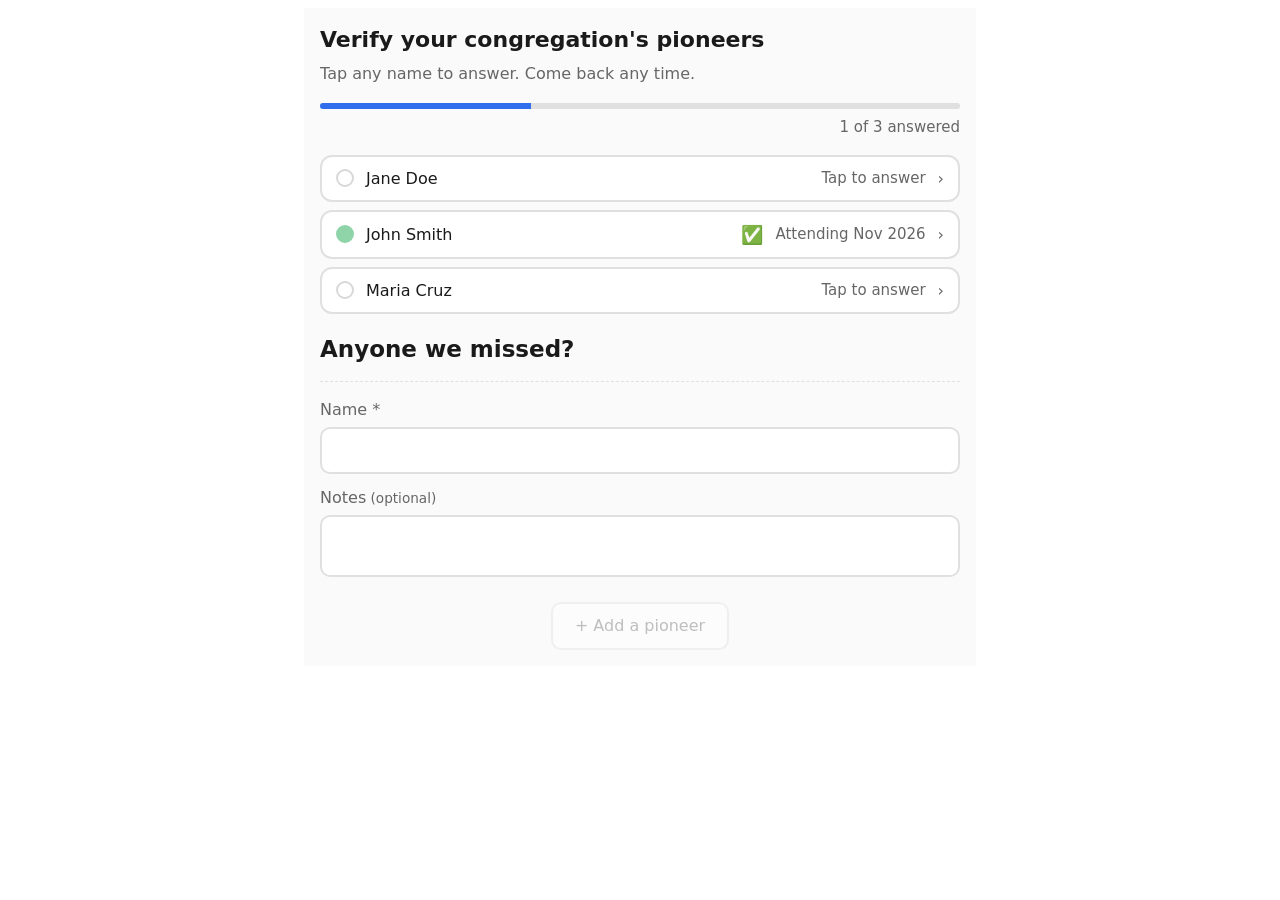
<file: examples/checklist-demo.html>
<!doctype html>
<html lang="en">
<head>
<meta charset="utf-8">
<meta name="viewport" content="width=device-width, initial-scale=1">
<title>formflow checklist demo</title>
<link rel="stylesheet" href="../engine/formflow.css">
</head>
<body>
<div id="app"></div>
<script src="../engine/formflow.js"></script>
<script>
var schema = {
  title: "Bethel List Verification — demo",
  steps: [
    { id: "info", type: "info", question: "Verify your congregation's pioneers",
      subtext: "Tap any name to answer. Come back any time." },
    { id: "p1", type: "choice", question: "Jane Doe",
      options: [
        { value: "attending", label: "Attending Nov 2026", colorKey: "positive", emoji: "✅" },
        { value: "attend2027", label: "Attending 2027 instead", colorKey: "info", emoji: "📅" },
        { value: "not_qualified", label: "Not qualified", colorKey: "neutral", emoji: "⏳" },
        { value: "other", label: "Other reason", colorKey: "attention", emoji: "❓" },
      ],
      followUp: { showWhen: ["other"], question: "Add a note" } },
    { id: "p2", type: "choice", question: "John Smith",
      options: [
        { value: "attending", label: "Attending Nov 2026", colorKey: "positive", emoji: "✅" },
        { value: "attend2027", label: "Attending 2027 instead", colorKey: "info", emoji: "📅" },
        { value: "not_qualified", label: "Not qualified", colorKey: "neutral", emoji: "⏳" },
        { value: "other", label: "Other reason", colorKey: "attention", emoji: "❓" },
      ],
      initialValue: "attending" },
    { id: "p3", type: "choice", question: "Maria Cruz",
      options: [
        { value: "attending", label: "Attending Nov 2026", colorKey: "positive", emoji: "✅" },
        { value: "attend2027", label: "Attending 2027 instead", colorKey: "info", emoji: "📅" },
        { value: "not_qualified", label: "Not qualified", colorKey: "neutral", emoji: "⏳" },
        { value: "other", label: "Other reason", colorKey: "attention", emoji: "❓" },
      ] },
    { id: "add", type: "repeat-group", question: "Anyone we missed?",
      addLabel: "+ Add a pioneer",
      fields: [
        { id: "name", label: "Name", required: true },
        { id: "notes", label: "Notes", type: "textarea" },
      ] },
  ],
};

Formflow.mountChecklist(document.getElementById('app'), schema, {
  onAnswer: function (stepId, value, note) { console.log('answered', stepId, value, note); },
});
</script>
</body>
</html>
</file>
<file: engine/formflow.css>
/* formflow default styling — mobile-first, big tap targets, no framework.
   Theming: every color is a CSS custom property with a sensible default
   here (`:root`), so a host page can override just the variables it
   cares about (e.g. `--ff-color-primary`) to match its own brand without
   forking this file. Light/dark/auto all work out of the box: the
   defaults below are light; a `prefers-color-scheme: dark` block swaps
   them, and a host page can force either with `data-ff-theme="light"` or
   `"dark"` on any ancestor of .ff-root (auto is the default with no
   attribute set). */

:root {
  /* Motion tokens (see README "Motion"): motion guides, it never decorates.
     Arrivals decelerate like an object coming to rest (ease-out); things that
     move in place (disclosures, chevrons) start and stop gently (ease-in-out);
     departures accelerate away (ease-in). */
  --ff-ease-out: cubic-bezier(.22, 1, .36, 1);
  --ff-ease-in-out: cubic-bezier(.65, 0, .35, 1);
  --ff-ease-in: cubic-bezier(.4, 0, 1, 1);
  --ff-dur-hover: 180ms;
  --ff-dur-disclosure: 420ms;
  --ff-dur-page: 700ms;
  /* Single font-stack source of truth -- a host page should reference this
     same variable (it's set before any host <style> block that comes after
     this stylesheet's <link>) rather than hand-typing its own stack, so
     nothing outside .ff-root can silently fall back to the browser's
     default serif font the way an unstyled element otherwise would. */
  --ff-font-sans: Inter, "SF Pro Text", "Segoe UI", ui-sans-serif, system-ui, sans-serif;

  --ff-color-bg: #fafafa;
  --ff-color-surface: #ffffff;
  --ff-color-text: #1a1a1a;
  --ff-color-text-muted: #666666;
  --ff-color-border: #e0e0e0;
  --ff-color-primary: #2f6fed;
  --ff-color-primary-bg: #eef4ff;
  --ff-color-primary-border: #b9cdfb;
  --ff-color-primary-contrast: #ffffff;

  /* Status color families -- used by checklist mode + PSS-style color-coded
     choice groups. A host schema assigns one of these keys per option
     (see `colorKey` in a choice option); the engine doesn't hardcode
     what they mean. */
  --ff-status-positive-bg: #e6f6ec;
  --ff-status-positive-border: #8fd4a8;
  --ff-status-positive-text: #1e7a3d;
  --ff-status-info-bg: #eaf2fe;
  --ff-status-info-border: #a7c8fa;
  --ff-status-info-text: #2258a8;
  --ff-status-neutral-bg: #e2e2e2;
  --ff-status-neutral-border: #9a9a9a;
  --ff-status-neutral-text: #444444;
  --ff-status-attention-bg: #fff2e0;
  --ff-status-attention-border: #f3c583;
  --ff-status-attention-text: #92590a;
  --ff-status-unanswered-bg: transparent;
  --ff-status-unanswered-border: #d8d8d8;
  --ff-status-unanswered-text: #9a9a9a;

  /* "Whisper" tints -- a much softer version of each status color, shown
     on an option BEFORE it's selected. The point is quick visual
     grouping (this option reads as "still fine", that one as "needs a
     look") without shouting; selecting an option steps up to the full
     -bg/-border/-text set above. */
  --ff-status-positive-bg-whisper: #f3faf5;
  --ff-status-positive-border-whisper: #d7ecdf;
  --ff-status-info-bg-whisper: #f2f6fe;
  --ff-status-info-border-whisper: #d3e2fa;
  --ff-status-neutral-bg-whisper: #f7f7f7;
  --ff-status-neutral-border-whisper: #e3e3e3;
  --ff-status-attention-bg-whisper: #fff8ef;
  --ff-status-attention-border-whisper: #f5ddb0;
}

@media (prefers-color-scheme: dark) {
  :root:not([data-ff-theme="light"]) {
    --ff-color-bg: #16181c;
    --ff-color-surface: #1f2126;
    --ff-color-text: #f0f0f0;
    --ff-color-text-muted: #a0a0a0;
    --ff-color-border: #35373d;
    --ff-color-primary: #6d9bff;
    --ff-color-primary-bg: #202a42;
    --ff-color-primary-border: #3a4d7a;
    --ff-color-primary-contrast: #0c0f14;

    --ff-status-positive-bg: #163524;
    --ff-status-positive-border: #2d6b48;
    --ff-status-positive-text: #7fe0a4;
    --ff-status-info-bg: #16233b;
    --ff-status-info-border: #2c4d82;
    --ff-status-info-text: #8fb8f5;
    --ff-status-neutral-bg: #333333;
    --ff-status-neutral-border: #808080;
    --ff-status-neutral-text: #d0d0d0;
    --ff-status-attention-bg: #3a2a10;
    --ff-status-attention-border: #7a5720;
    --ff-status-attention-text: #f0b968;
    --ff-status-unanswered-bg: transparent;
    --ff-status-unanswered-border: #4a4a4a;
    --ff-status-unanswered-text: #808080;

    --ff-status-positive-bg-whisper: #1a2620;
    --ff-status-positive-border-whisper: #274632;
    --ff-status-info-bg-whisper: #191f30;
    --ff-status-info-border-whisper: #263a5c;
    --ff-status-neutral-bg-whisper: #1f2023;
    --ff-status-neutral-border-whisper: #333437;
    --ff-status-attention-bg-whisper: #2a2114;
    --ff-status-attention-border-whisper: #4a3a1e;
  }
}
:root[data-ff-theme="dark"] {
  --ff-color-bg: #16181c;
  --ff-color-surface: #1f2126;
  --ff-color-text: #f0f0f0;
  --ff-color-text-muted: #a0a0a0;
  --ff-color-border: #35373d;
  --ff-color-primary: #6d9bff;
  --ff-color-primary-bg: #202a42;
  --ff-color-primary-border: #3a4d7a;
  --ff-color-primary-contrast: #0c0f14;
  --ff-status-positive-bg: #163524;
  --ff-status-positive-border: #2d6b48;
  --ff-status-positive-text: #7fe0a4;
  --ff-status-info-bg: #16233b;
  --ff-status-info-border: #2c4d82;
  --ff-status-info-text: #8fb8f5;
  --ff-status-neutral-bg: #333333;
  --ff-status-neutral-border: #808080;
  --ff-status-neutral-text: #d0d0d0;
  --ff-status-attention-bg: #3a2a10;
  --ff-status-attention-border: #7a5720;
  --ff-status-attention-text: #f0b968;
  --ff-status-unanswered-bg: transparent;
  --ff-status-unanswered-border: #4a4a4a;
  --ff-status-unanswered-text: #808080;

  --ff-status-positive-bg-whisper: #1a2620;
  --ff-status-positive-border-whisper: #274632;
  --ff-status-info-bg-whisper: #191f30;
  --ff-status-info-border-whisper: #263a5c;
  --ff-status-neutral-bg-whisper: #1f2023;
  --ff-status-neutral-border-whisper: #333437;
  --ff-status-attention-bg-whisper: #2a2114;
  --ff-status-attention-border-whisper: #4a3a1e;
}

.ff-root {
  max-width: 640px;
  margin: 0 auto;
  padding: 16px;
  font-family: var(--ff-font-sans);
  font-size: 17px;
  line-height: 1.45;
  color: var(--ff-color-text);
  background: var(--ff-color-bg);
}

.ff-progress {
  height: 6px;
  background: var(--ff-color-border);
  border-radius: 3px;
  overflow: hidden;
  margin-bottom: 20px;
}
.ff-progress-fill {
  height: 100%;
  background: var(--ff-color-primary);
  transition: width 0.25s ease;
}
.ff-progress-label {
  font-size: 15px;
  color: var(--ff-color-text-muted);
  margin: -12px 0 16px;
  text-align: right;
}

.ff-card { animation: ff-card-enter 520ms cubic-bezier(.22,.8,.25,1) both; }
@keyframes ff-fade-in {
  from { opacity: 0; transform: translateY(6px); }
  to { opacity: 1; transform: translateY(0); }
}
.ff-enter-below { animation-name: ff-card-enter; }
.ff-enter-above { animation-name: ff-card-enter-above; }
.ff-exit-up { animation: ff-card-exit-up 300ms cubic-bezier(.4,0,.6,1) both; pointer-events: none; }
.ff-exit-down { animation: ff-card-exit-down 300ms cubic-bezier(.4,0,.6,1) both; pointer-events: none; }
@keyframes ff-card-enter { from { opacity: 0; transform: translateY(24px); } to { opacity: 1; transform: translateY(0); } }
@keyframes ff-card-enter-above { from { opacity: 0; transform: translateY(-20px); } to { opacity: 1; transform: translateY(0); } }
@keyframes ff-card-exit-up { from { opacity: 1; transform: translateY(0); } to { opacity: 0; transform: translateY(-18px); } }
@keyframes ff-card-exit-down { from { opacity: 1; transform: translateY(0); } to { opacity: 0; transform: translateY(18px); } }
.ff-typing-word { display: inline-block; white-space: nowrap; }
.ff-typing-letter { display: inline-block; opacity: 0; transform: translateY(7px); animation: ff-letter-arrive 380ms cubic-bezier(.22,.8,.25,1) forwards; animation-delay: calc(var(--ff-letter-index) * 18ms + 100ms); }
@keyframes ff-letter-arrive { to { opacity: 1; transform: translateY(0); } }
:root[data-ff-question-typing="off"] .ff-typing-letter { opacity: 1; transform: none; animation: none; }
:root[data-ff-motion="none"] .ff-card,
:root[data-ff-motion="none"] .ff-typing-letter { animation: none; opacity: 1; transform: none; }

.ff-question { font-size: 23px; line-height: 1.35; margin: 0 0 8px; }
.ff-subtext { font-size: 16px; color: var(--ff-color-text-muted); margin: 0 0 20px; }

.ff-options { display: flex; flex-direction: column; gap: 10px; margin-bottom: 16px; }
.ff-option {
  display: flex;
  align-items: center;
  gap: 10px;
  text-align: left;
  padding: 16px 18px;
  font-size: 17px;
  border: 2px solid var(--ff-color-border);
  border-radius: 12px;
  background: var(--ff-color-surface);
  color: var(--ff-color-text);
  cursor: pointer;
  transition: border-color var(--ff-dur-hover) var(--ff-ease-out), background var(--ff-dur-hover) var(--ff-ease-out),
    transform var(--ff-dur-hover) var(--ff-ease-out), box-shadow var(--ff-dur-hover) var(--ff-ease-out);
}
/* Hover lifts a choice slightly toward the pointer; pressing pushes it back
   down -- the physical affordance of a button, not an ornament. */
@media (hover: hover) {
  .ff-option:hover { border-color: var(--ff-color-primary-border); transform: translateY(-1px); box-shadow: 0 4px 14px rgba(15, 23, 42, 0.08); }
}
.ff-option:active { transform: translateY(0) scale(0.99); box-shadow: none; transition-duration: 80ms; }
.ff-option-selected {
  border-color: var(--ff-color-primary);
  background: var(--ff-color-primary-bg);
  font-weight: 600;
  border-width: 3px;
  /* Plays every time this element mounts freshly selected -- render()
     always rebuilds the DOM node, so no extra JS is needed to "replay"
     this on each new selection; it's a fresh element every time. A quick
     confirm-then-settle pop, the same kind of tactile feedback Typeform
     gives before advancing. Respects reduced-motion below. */
  animation: ff-option-confirm 260ms ease;
}
@keyframes ff-option-confirm {
  0% { transform: scale(0.97); }
  55% { transform: scale(1.015); }
  100% { transform: scale(1); }
}
@media (prefers-reduced-motion: reduce) {
  .ff-option-selected, .ff-card, .ff-typing-letter, .ff-page-enter { animation: none; opacity: 1; transform: none; }
  .ff-option, .ff-btn, .ff-chevron { transition: none; }
}
/* A checkmark on the selected option is a color-independent "this one's
   picked" signal -- needed because the neutral/gray color family's
   selected vs. unselected tints are naturally close to each other (no
   hue to lean on), so color alone doesn't reliably read as "selected"
   there the way it does for green/blue/orange. currentColor picks up
   each color family's own selected text color automatically. */
.ff-option-selected::after {
  content: '✓';
  margin-left: auto;
  flex: none;
  font-size: 18px;
  font-weight: 700;
  color: currentColor;
}
.ff-option-emoji { font-size: 20px; line-height: 1; }
/* Keyboard-shortcut hint (press 1-9 to pick that option) -- only shown
   on devices with a real pointer+keyboard (desktop); meaningless on a
   touchscreen with no keyboard to press, so hidden there by default. */
.ff-option-num {
  display: none;
  flex: none;
  width: 20px; height: 20px; border-radius: 5px;
  align-items: center; justify-content: center;
  font-size: 12px; font-weight: 600;
  background: var(--ff-color-border); color: var(--ff-color-text-muted);
}
@media (hover: hover) and (pointer: fine) {
  .ff-option-num { display: flex; }
}
/* Per-option color families -- set colorKey on an option to one of these.
   Unselected options get a soft "whisper" tint so the color grouping is
   visible at a glance, before tapping anything -- selecting steps up to
   the full, more saturated color. */
.ff-option[data-color="positive"] { background: var(--ff-status-positive-bg-whisper); border-color: var(--ff-status-positive-border-whisper); }
.ff-option[data-color="info"] { background: var(--ff-status-info-bg-whisper); border-color: var(--ff-status-info-border-whisper); }
.ff-option[data-color="neutral"] { background: var(--ff-status-neutral-bg-whisper); border-color: var(--ff-status-neutral-border-whisper); }
.ff-option[data-color="attention"] { background: var(--ff-status-attention-bg-whisper); border-color: var(--ff-status-attention-border-whisper); }
.ff-option[data-color="positive"].ff-option-selected { background: var(--ff-status-positive-bg); border-color: var(--ff-status-positive-border); color: var(--ff-status-positive-text); }
.ff-option[data-color="info"].ff-option-selected { background: var(--ff-status-info-bg); border-color: var(--ff-status-info-border); color: var(--ff-status-info-text); }
.ff-option[data-color="neutral"].ff-option-selected { background: var(--ff-status-neutral-bg); border-color: var(--ff-status-neutral-border); color: var(--ff-status-neutral-text); }
.ff-option[data-color="attention"].ff-option-selected { background: var(--ff-status-attention-bg); border-color: var(--ff-status-attention-border); color: var(--ff-status-attention-text); }

.ff-followup { margin: 12px 0 20px; }
.ff-label { display: block; font-size: 16px; color: var(--ff-color-text-muted); margin-bottom: 6px; }
/* Unified required/optional marker -- every field says one or the other,
   never silence, so "did they forget this field is optional?" is never a
   question. Muted + slightly smaller than the label itself so it reads as
   a tag, not part of the field's actual name. */
.ff-optional-tag { color: var(--ff-color-text-muted); font-weight: 400; font-size: 0.85em; }
/* Field/follow-up guidance -- always visible (see helpTextLine() in
   formflow.js for why this is never a hover/click tooltip). Bumped from
   the plain-subtext size since this often carries decision-critical
   detail (eligibility cutoff dates), not decoration. */
.ff-help-text { display: flex; align-items: flex-start; gap: 6px; margin: 6px 0 0; font-size: 15px; line-height: 1.4; color: var(--ff-color-text-muted); }
.ff-help-icon { flex: none; line-height: 1.4; }
/* Plain muted note (e.g. "Previously noted: ..."), no icon -- distinct
   from .ff-help-text above. */
.ff-subtext-note { margin: 4px 0 0; font-size: 15px; color: var(--ff-color-text-muted); }
.ff-error-text { color: var(--ff-status-attention-text); font-size: 15px; margin-top: 4px; }
.ff-error-text[hidden] { display: none; }
.ff-textarea, .ff-input {
  width: 100%;
  box-sizing: border-box;
  font-size: 16px;
  padding: 12px 14px;
  border: 2px solid var(--ff-color-border);
  border-radius: 10px;
  font-family: inherit;
  resize: vertical;
  background: var(--ff-color-surface);
  color: var(--ff-color-text);
}
.ff-textarea:focus, .ff-input:focus { outline: none; border-color: var(--ff-color-primary); }

.ff-nav { display: flex; gap: 10px; margin-top: 20px; flex-wrap: wrap; }
/* Buttons and button-styled links share one box model so a label is always
   centred, whatever element carries it. */
.ff-btn { display: inline-flex; align-items: center; justify-content: center; gap: 8px; text-align: center; text-decoration: none; line-height: 1.25; box-sizing: border-box;
  font-size: 16px; padding: 12px 22px; border-radius: 10px; border: none; cursor: pointer; font-family: inherit;
  transition: transform var(--ff-dur-hover) var(--ff-ease-out), box-shadow var(--ff-dur-hover) var(--ff-ease-out), background var(--ff-dur-hover) var(--ff-ease-out); }
@media (hover: hover) { .ff-btn:not(:disabled):hover { transform: translateY(-1px); box-shadow: 0 4px 12px rgba(15, 23, 42, 0.10); } }
.ff-btn:not(:disabled):active { transform: translateY(0); box-shadow: none; transition-duration: 80ms; }
.ff-btn-primary { background: var(--ff-color-primary); color: var(--ff-color-primary-contrast); margin-left: auto; }
.ff-btn-ghost { background: transparent; color: var(--ff-color-text-muted); border: 2px solid var(--ff-color-border); }
/* Arrow-key "not yet" highlight (see wireArrowNavigation): a soft ring
   pulse on whatever is still needed -- the choices, an empty required
   field, or the button that must be pressed deliberately (e.g. Send).
   Colour-only, so it stays even when motion is reduced. */
.ff-nudge-hint, .ff-options.ff-nudge-hint .ff-option { animation: ff-nudge-hint 900ms var(--ff-ease-out); }
.ff-options.ff-nudge-hint { animation: none; }
@keyframes ff-nudge-hint {
  0%, 100% { box-shadow: 0 0 0 0 transparent; }
  30% { box-shadow: 0 0 0 4px var(--ff-color-primary-border); }
}
.ff-btn-secondary { background: var(--ff-color-primary-bg); color: var(--ff-color-primary); border: 2px solid var(--ff-color-primary-border); }
.ff-clear-answer { margin-top: 2px; margin-bottom: 16px; font-size: 15px; padding: 8px 16px; }
.ff-btn-small { padding: 6px 12px; font-size: 15px; }
.ff-btn-icon { padding: 8px 10px; font-size: 16px; line-height: 1; background: transparent; border: none; cursor: pointer; border-radius: 8px; }
.ff-btn-icon:hover { background: var(--ff-status-attention-bg); }
/* Disabled state, applied to any .ff-btn -- clearly greyed and inert so
   it's obvious a required field still needs filling in, rather than the
   button silently doing nothing when tapped. */
.ff-btn:disabled { opacity: 0.4; cursor: not-allowed; filter: grayscale(30%); }
.ff-btn-secondary:disabled { background: var(--ff-color-surface); color: var(--ff-color-text-muted); border-color: var(--ff-color-border); }

.ff-field-toggle { display: flex; align-items: center; gap: 10px; cursor: pointer; font-size: 16px; padding: 4px 0; }
.ff-field-toggle input[type="checkbox"] { width: 19px; height: 19px; flex: none; accent-color: var(--ff-color-primary); }

.ff-repeat-list { margin-bottom: 16px; }
.ff-repeat-section-label {
  margin: 22px 0 10px;
  padding-top: 18px;
  border-top: 1px solid var(--ff-color-border);
  color: var(--ff-color-text-muted);
  font-size: 14px;
  font-weight: 650;
  text-transform: uppercase;
  letter-spacing: .06em;
}
.ff-repeat-entry {
  display: flex;
  align-items: center;
  justify-content: space-between;
  padding: 10px 14px;
  border: 1px solid var(--ff-color-border);
  border-radius: 8px;
  margin-bottom: 8px;
  background: var(--ff-color-surface);
}
.ff-repeat-entry[data-sync="pending"] { border-style: dashed; }
.ff-repeat-entry[data-sync="error"] { border-color: var(--ff-status-attention-border); }
.ff-repeat-form { border-top: 1px dashed var(--ff-color-border); padding-top: 16px; }
.ff-repeat-form > .ff-btn-secondary { display: block; margin: 18px auto 0; }
.ff-field { margin-bottom: 12px; }

/* ---------- Offline-queue sync badges -- an optional per-row indicator a
   host page can turn on via opts.rowStatus() / entry._syncStatus. Absent
   for the common "already synced" case so it never adds visual weight
   when everything's fine. ---------- */
.ff-sync-badge { display: inline-flex; margin-left: 6px; font-size: 13px; line-height: 1; vertical-align: -1px; cursor: default; }
.ff-checklist-row[data-sync="pending"] { border-style: dashed; }
.ff-checklist-row[data-sync="error"] { border-color: var(--ff-status-attention-border); }

.ff-done { text-align: center; padding: 40px 0; }

/* ---------- Checklist / overview mode ---------- */
.ff-checklist-header { margin-bottom: 18px; }
.ff-checklist-title { font-size: 22px; margin: 0 0 6px; }
.ff-checklist-subtext { font-size: 16px; color: var(--ff-color-text-muted); margin: 0 0 14px; }

.ff-checklist-rows { display: flex; flex-direction: column; gap: 8px; margin-bottom: 20px; }
.ff-checklist-row {
  display: flex;
  align-items: center;
  gap: 12px;
  padding: 12px 14px;
  border: 2px solid var(--ff-color-border);
  border-radius: 12px;
  background: var(--ff-color-surface);
  cursor: pointer;
  text-align: left;
  width: 100%;
  font-family: inherit;
  font-size: 16px;
  color: var(--ff-color-text);
}
.ff-checklist-row:hover { border-color: var(--ff-color-primary-border); }
.ff-checklist-status-dot {
  width: 14px; height: 14px; border-radius: 50%;
  flex: none;
  border: 2px solid var(--ff-status-unanswered-border);
  background: var(--ff-status-unanswered-bg);
}
.ff-checklist-row[data-color="positive"] .ff-checklist-status-dot { background: var(--ff-status-positive-border); border-color: var(--ff-status-positive-border); }
.ff-checklist-row[data-color="info"] .ff-checklist-status-dot { background: var(--ff-status-info-border); border-color: var(--ff-status-info-border); }
.ff-checklist-row[data-color="neutral"] .ff-checklist-status-dot { background: var(--ff-status-neutral-border); border-color: var(--ff-status-neutral-border); }
.ff-checklist-row[data-color="attention"] .ff-checklist-status-dot { background: var(--ff-status-attention-border); border-color: var(--ff-status-attention-border); }
.ff-checklist-name { flex: 1; font-weight: 500; }
.ff-checklist-answer { font-size: 15px; color: var(--ff-color-text-muted); }
.ff-checklist-emoji { font-size: 18px; flex: none; }
.ff-checklist-chevron { color: var(--ff-color-text-muted); flex: none; }

.ff-checklist-detail-back {
  background: none; border: none; color: var(--ff-color-primary);
  font-size: 16px; cursor: pointer; padding: 4px 0 16px; font-family: inherit;
}

/* ---------- Hybrid date field: ONE text input (type-and-reformat,
   "Nov 14, 2026") with a calendar icon on the right that opens the
   browser's real native date picker -- same single control, same
   interaction, on desktop and mobile. See buildDateField(). The native
   <input type="date"> stays in the DOM (genuinely focusable, in the
   accessibility tree) but visually hidden -- the icon triggers it via
   .showPicker(), never a second visible control. ---------- */
.ff-date-input-wrap { position: relative; }
.ff-date-text { width: 100%; box-sizing: border-box; padding-right: 52px; }
.ff-date-icon-btn {
  position: absolute; right: 3px; top: 50%; transform: translateY(-50%);
  width: 44px; height: 44px; display: flex; align-items: center; justify-content: center;
  border: none; background: transparent; border-radius: 8px; cursor: pointer; font-size: 19px;
  color: var(--ff-color-text-muted);
}
.ff-date-icon-btn:hover { background: var(--ff-color-primary-bg); }
.ff-date-native-hidden {
  position: absolute; opacity: 0; width: 1px; height: 1px; overflow: hidden;
  pointer-events: none; border: none; padding: 0;
}

@media (max-width: 480px) {
  .ff-question { font-size: 19px; }
  .ff-btn-primary { margin-left: 0; order: 99; width: 100%; }
}

/* Page arrival: static content above a flow (instructions, headers) drifts in
   slowly and settles, so the page never appears all at once. */
.ff-page-enter { animation: ff-page-enter var(--ff-dur-page) var(--ff-ease-out) both; }
@keyframes ff-page-enter { from { opacity: 0; transform: translateY(14px); } to { opacity: 1; transform: none; } }
/* Disclosure chevron: one drawn shape that rotates in step with the
   disclosure's own height animation (same duration and easing). */
.ff-chevron { display: inline-block; width: 8px; height: 8px; border-right: 2px solid currentColor; border-bottom: 2px solid currentColor;
  transform: translateY(-2px) rotate(45deg); transition: transform var(--ff-dur-disclosure) var(--ff-ease-in-out); }
[data-ff-open="true"] > summary .ff-chevron { transform: translateY(2px) rotate(225deg); }
:root[data-ff-motion="none"] .ff-option, :root[data-ff-motion="none"] .ff-btn, :root[data-ff-motion="none"] .ff-chevron,
:root[data-ff-motion="none"] .ff-page-enter { transition: none; animation: none; }
</file>
